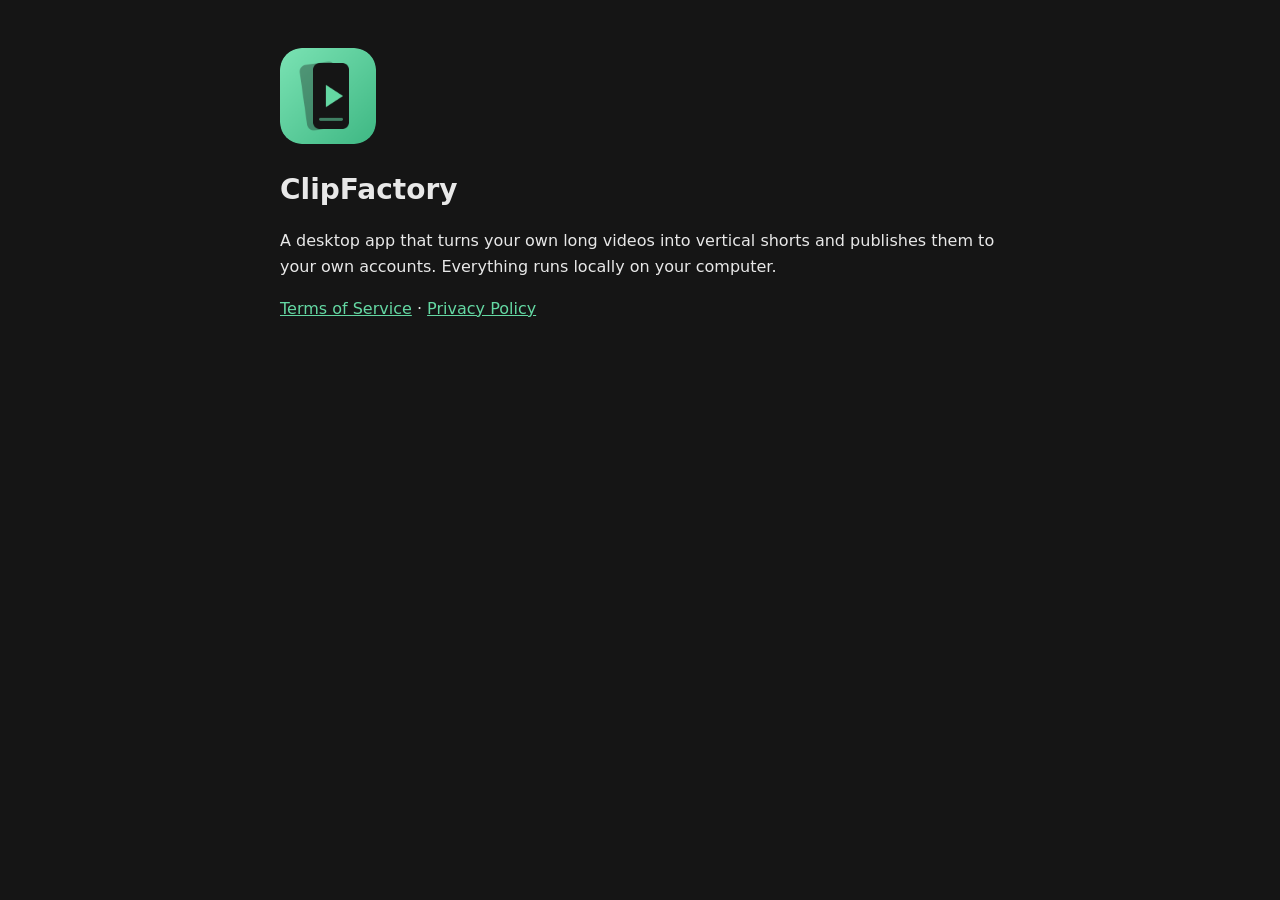
<file: index.html>
<!doctype html>
<html lang="en"><head><meta charset="utf-8"><meta name="viewport" content="width=device-width,initial-scale=1">
<title>ClipFactory</title><link rel="stylesheet" href="style.css"></head>
<body><main>
<img src="icon.png" alt="" width="96" height="96">
<h1>ClipFactory</h1>
<p>A desktop app that turns your own long videos into vertical shorts and publishes them to your own accounts.
Everything runs locally on your computer.</p>
<p><a href="terms.html">Terms of Service</a> · <a href="privacy.html">Privacy Policy</a></p>
</main></body></html>
</file>
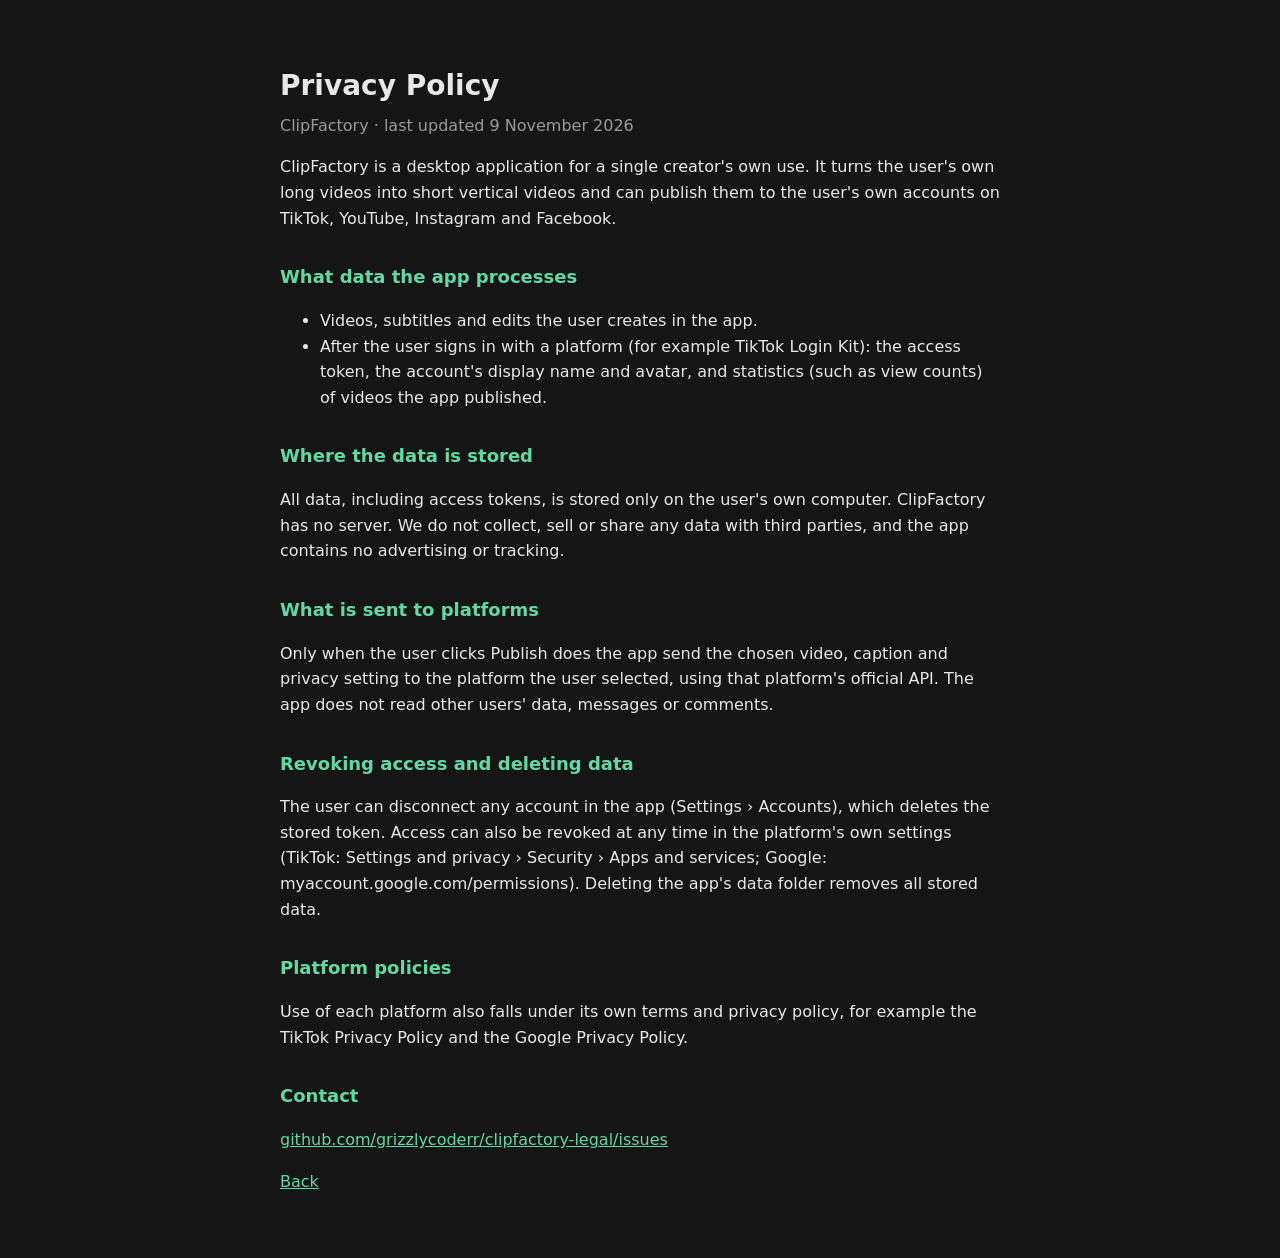
<file: privacy.html>
<!doctype html>
<html lang="en"><head><meta charset="utf-8"><meta name="viewport" content="width=device-width,initial-scale=1">
<title>ClipFactory – Privacy Policy</title><link rel="stylesheet" href="style.css"></head>
<body><main>
<h1>Privacy Policy</h1>
<p class="meta">ClipFactory · last updated 9 November 2026</p>

<p>ClipFactory is a desktop application for a single creator's own use. It turns the user's own long videos
into short vertical videos and can publish them to the user's own accounts on TikTok, YouTube, Instagram and Facebook.</p>

<h2>What data the app processes</h2>
<ul>
<li>Videos, subtitles and edits the user creates in the app.</li>
<li>After the user signs in with a platform (for example TikTok Login Kit): the access token, the account's display name
and avatar, and statistics (such as view counts) of videos the app published.</li>
</ul>

<h2>Where the data is stored</h2>
<p>All data, including access tokens, is stored only on the user's own computer. ClipFactory has no server. We do not
collect, sell or share any data with third parties, and the app contains no advertising or tracking.</p>

<h2>What is sent to platforms</h2>
<p>Only when the user clicks Publish does the app send the chosen video, caption and privacy setting to the platform the
user selected, using that platform's official API. The app does not read other users' data, messages or comments.</p>

<h2>Revoking access and deleting data</h2>
<p>The user can disconnect any account in the app (Settings › Accounts), which deletes the stored token. Access can also be
revoked at any time in the platform's own settings (TikTok: Settings and privacy › Security › Apps and services;
Google: myaccount.google.com/permissions). Deleting the app's data folder removes all stored data.</p>

<h2>Platform policies</h2>
<p>Use of each platform also falls under its own terms and privacy policy, for example the TikTok Privacy Policy and the
Google Privacy Policy.</p>

<h2>Contact</h2>
<p><a href="https://github.com/grizzlycoderr/clipfactory-legal/issues">github.com/grizzlycoderr/clipfactory-legal/issues</a></p>
<p><a href="index.html">Back</a></p>
</main></body></html>
</file>
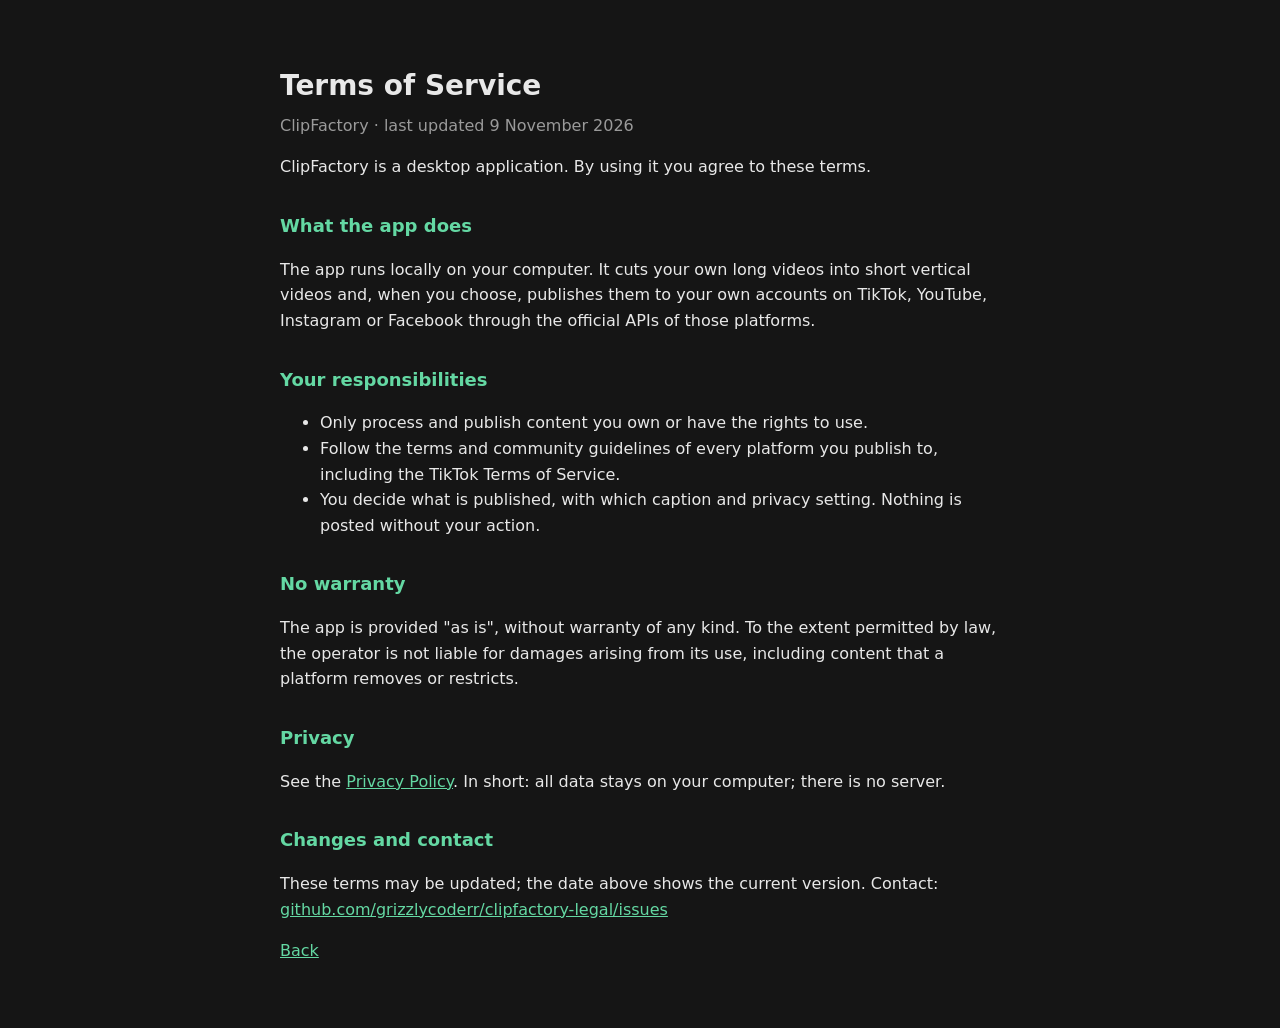
<file: terms.html>
<!doctype html>
<html lang="en"><head><meta charset="utf-8"><meta name="viewport" content="width=device-width,initial-scale=1">
<title>ClipFactory – Terms of Service</title><link rel="stylesheet" href="style.css"></head>
<body><main>
<h1>Terms of Service</h1>
<p class="meta">ClipFactory · last updated 9 November 2026</p>

<p>ClipFactory is a desktop application. By using it you agree to these terms.</p>

<h2>What the app does</h2>
<p>The app runs locally on your computer. It cuts your own long videos into short vertical videos and, when you choose,
publishes them to your own accounts on TikTok, YouTube, Instagram or Facebook through the official APIs of those platforms.</p>

<h2>Your responsibilities</h2>
<ul>
<li>Only process and publish content you own or have the rights to use.</li>
<li>Follow the terms and community guidelines of every platform you publish to, including the TikTok Terms of Service.</li>
<li>You decide what is published, with which caption and privacy setting. Nothing is posted without your action.</li>
</ul>

<h2>No warranty</h2>
<p>The app is provided "as is", without warranty of any kind. To the extent permitted by law, the operator is not liable
for damages arising from its use, including content that a platform removes or restricts.</p>

<h2>Privacy</h2>
<p>See the <a href="privacy.html">Privacy Policy</a>. In short: all data stays on your computer; there is no server.</p>

<h2>Changes and contact</h2>
<p>These terms may be updated; the date above shows the current version.
Contact: <a href="https://github.com/grizzlycoderr/clipfactory-legal/issues">github.com/grizzlycoderr/clipfactory-legal/issues</a></p>
<p><a href="index.html">Back</a></p>
</main></body></html>
</file>
<file: style.css>
body{margin:0;background:#151515;color:#e8e8e8;font:16px/1.6 Inter,system-ui,sans-serif}
main{max-width:720px;margin:0 auto;padding:48px 16px}
h1{font-size:28px;margin:16px 0 4px}h2{font-size:18px;margin-top:32px;color:#64D8A3}
a{color:#64D8A3}.meta{color:#9a9a9a;margin-top:0}img{border-radius:22px}
</file>
